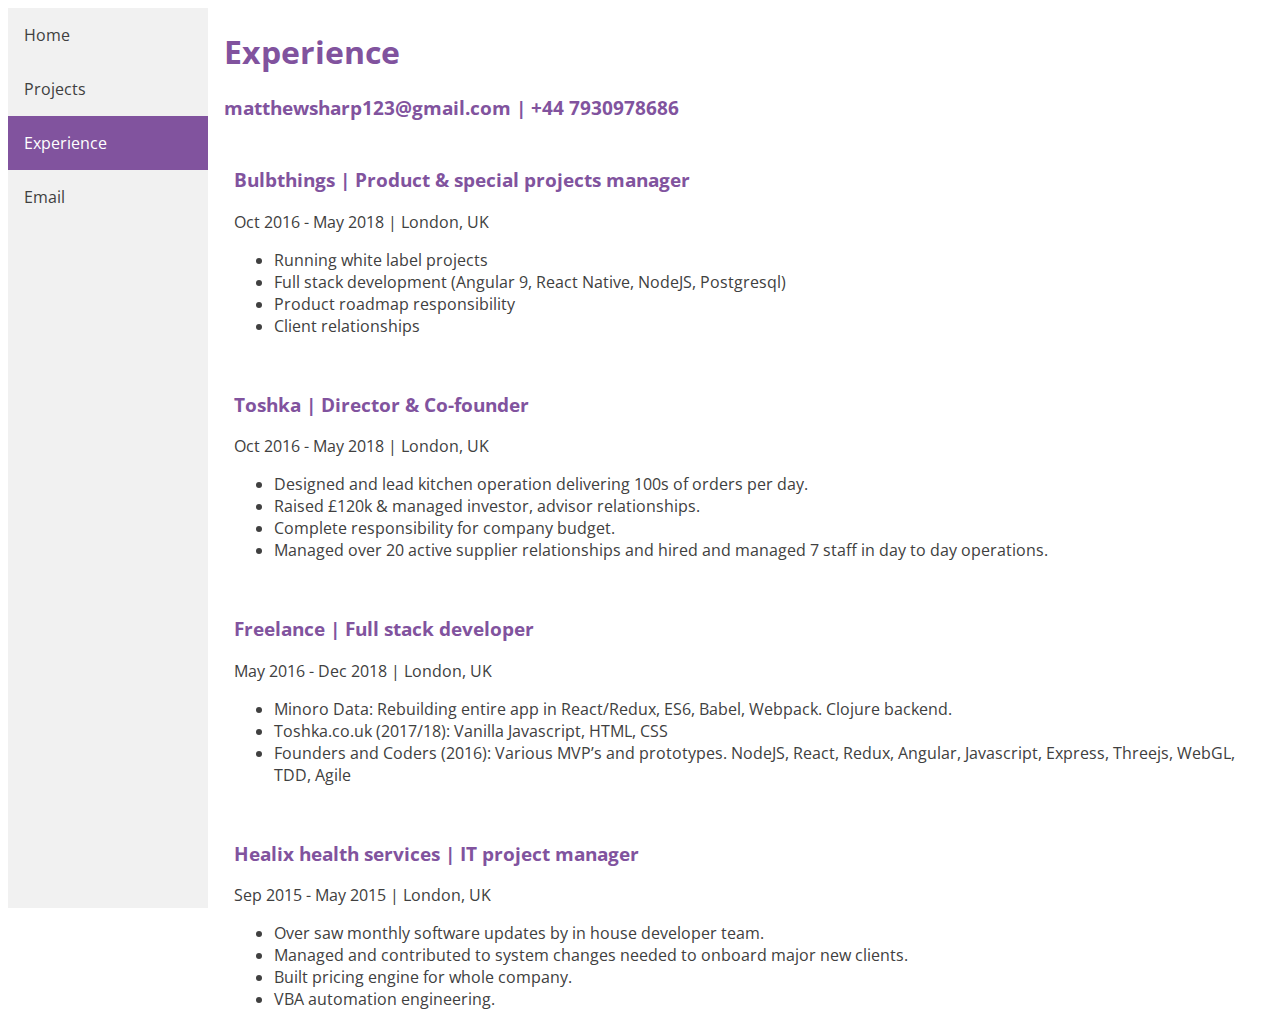
<file: experience.html>
<!DOCTYPE html>
<!--[if lt IE 7]>      <html class="no-js lt-ie9 lt-ie8 lt-ie7"> <![endif]-->
<!--[if IE 7]>         <html class="no-js lt-ie9 lt-ie8"> <![endif]-->
<!--[if IE 8]>         <html class="no-js lt-ie9"> <![endif]-->
<!--[if gt IE 8]><!-->
<html class="no-js">
    <!--<![endif]-->
    <head>
        <meta charset="utf-8" />
        <meta http-equiv="X-UA-Compatible" content="IE=edge" />
        <title>Matt Sharp</title>
        <meta name="description" content="" />
        <meta name="viewport" content="width=device-width, initial-scale=1" />
        <link rel="stylesheet" href="css/index.css" />
        <link rel="stylesheet" href="css/experience.css" />
        <link href="https://fonts.googleapis.com/css2?family=Open+Sans&display=swap" rel="stylesheet" />
    </head>
    <body>
        <!--[if lt IE 7]>
            <p class="browsehappy">
                You are using an <strong>outdated</strong> browser. Please <a href="#">upgrade your browser</a> to
                improve your experience.
            </p>
        <![endif]-->
        <!-- The sidebar -->
        <div class="sidebar">
            <a href="index.html">Home</a>
            <a href="projects.html">Projects</a>
            <a class="active" href="experience.html">Experience</a>
            <a href="mailto:matthewsharp123@gmail.com">Email</a>
        </div>

        <!-- Page content -->
        <div class="content">
            <div>
                <h1>Experience</h1>
                <h3>matthewsharp123@gmail.com | +44 7930978686</h3>

                <div class="job">
                    <h3>Bulbthings | Product & special projects manager</h3>
                    <p>Oct 2016 - May 2018 | London, UK</p>
                    <ul>
                        <li>
                            Running white label projects
                        </li>
                        <li>
                            Full stack development (Angular 9, React Native, NodeJS, Postgresql)
                        </li>
                        <li>Product roadmap responsibility</li>
                        <li>Client relationships</li>
                    </ul>
                </div>

                <div class="job">
                    <h3>Toshka | Director & Co-founder</h3>
                    <p>Oct 2016 - May 2018 | London, UK</p>
                    <ul>
                        <li>
                            Designed and lead kitchen operation delivering 100s of orders per day.
                        </li>
                        <li>Raised £120k & managed investor, advisor relationships.</li>
                        <li>Complete responsibility for company budget.</li>
                        <li>
                            Managed over 20 active supplier relationships and hired and managed 7 staff in day to day
                            operations.
                        </li>
                    </ul>
                </div>

                <div class="job">
                    <h3>Freelance | Full stack developer</h3>
                    <p>May 2016 - Dec 2018 | London, UK</p>
                    <ul>
                        <li>
                            Minoro Data: Rebuilding entire app in React/Redux, ES6, Babel, Webpack. Clojure backend.
                        </li>
                        <li>Toshka.co.uk (2017/18): Vanilla Javascript, HTML, CSS</li>
                        <li>
                            Founders and Coders (2016): Various MVP’s and prototypes. NodeJS, React, Redux, Angular,
                            Javascript, Express, Threejs, WebGL, TDD, Agile
                        </li>
                    </ul>
                </div>

                <div class="job">
                    <h3>Healix health services | IT project manager</h3>
                    <p>Sep 2015 - May 2015 | London, UK</p>
                    <ul>
                        <li>
                            Over saw monthly software updates by in house developer team.
                        </li>
                        <li>
                            Managed and contributed to system changes needed to onboard major new clients.
                        </li>
                        <li>
                            Built pricing engine for whole company.
                        </li>
                        <li>VBA automation engineering.</li>
                    </ul>
                </div>
            </div>
        </div>
        <script src="" async defer></script>
    </body>
</html>
</file>
<file: css/index.css>
body {
    font-family: 'Open Sans', sans-serif;
}

h1 {
    color: #81539e;
}

h3 {
    color: #81539e;
}

p,
ul,
li {
    color: #404040;
}

/* The side navigation menu */
.sidebar {
    margin: 0;
    padding: 0;
    width: 200px;
    background-color: #f1f1f1;
    position: fixed;
    height: 100%;
    overflow: auto;
}

/* Sidebar links */
.sidebar a {
    display: block;
    color: #404040;
    padding: 16px;
    text-decoration: none;
}

/* Active/current link */
.sidebar a.active {
    background-color: #81539e;
    color: white;
}

/* Links on mouse-over */
.sidebar a:hover:not(.active) {
    background-color: #d3d3d3;
    color: #404040;
}

/* Page content. The value of the margin-left property should match the value of the sidebar's width property */
div.content {
    margin-left: 200px;
    padding: 1px 16px;
    height: 1000px;
}

/* On screens that are less than 700px wide, make the sidebar into a topbar */
@media screen and (max-width: 700px) {
    .sidebar {
        width: 100%;
        height: auto;
        position: relative;
    }
    .sidebar a {
        float: left;
    }
    div.content {
        margin-left: 0;
    }
}

/* On screens that are less than 400px, display the bar vertically, instead of horizontally */
@media screen and (max-width: 400px) {
    .sidebar a {
        text-align: center;
        float: none;
    }
}
</file>
<file: css/experience.css>
.job {
    padding: 10px;
}
</file>
